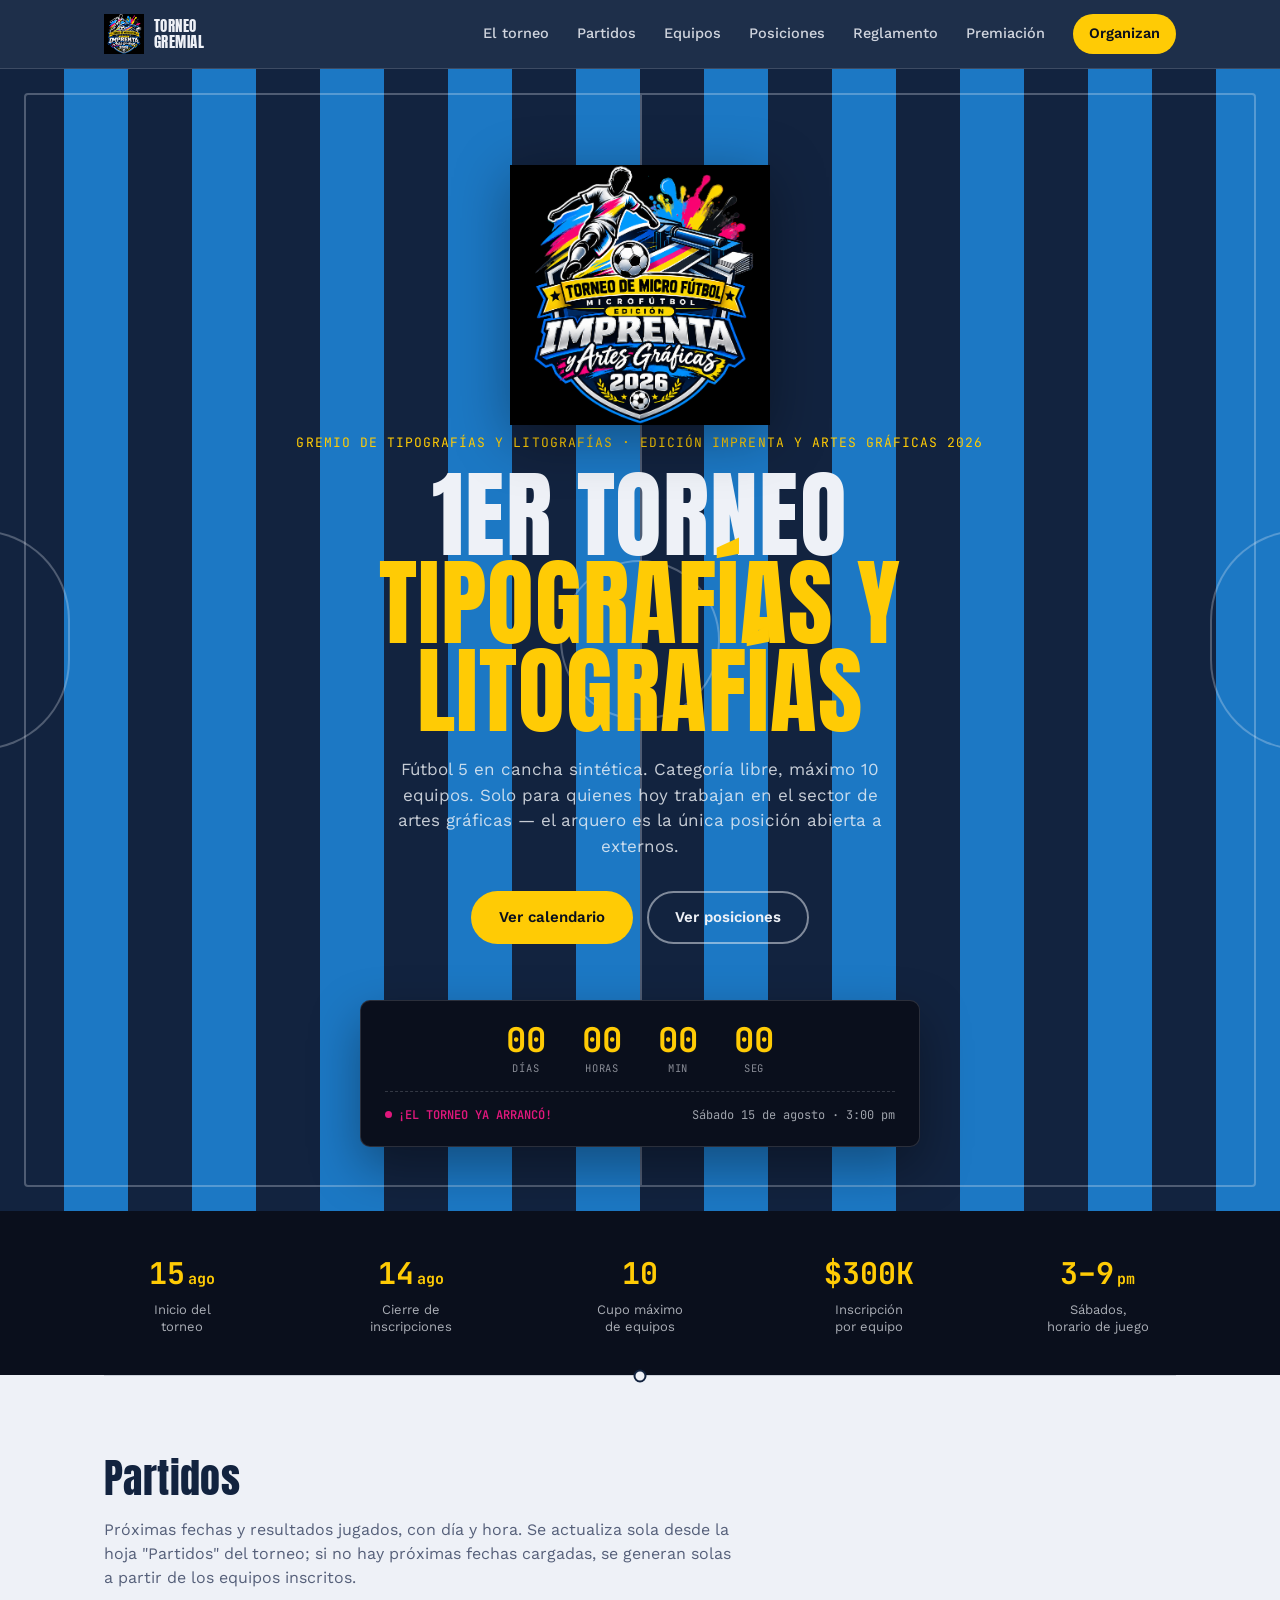
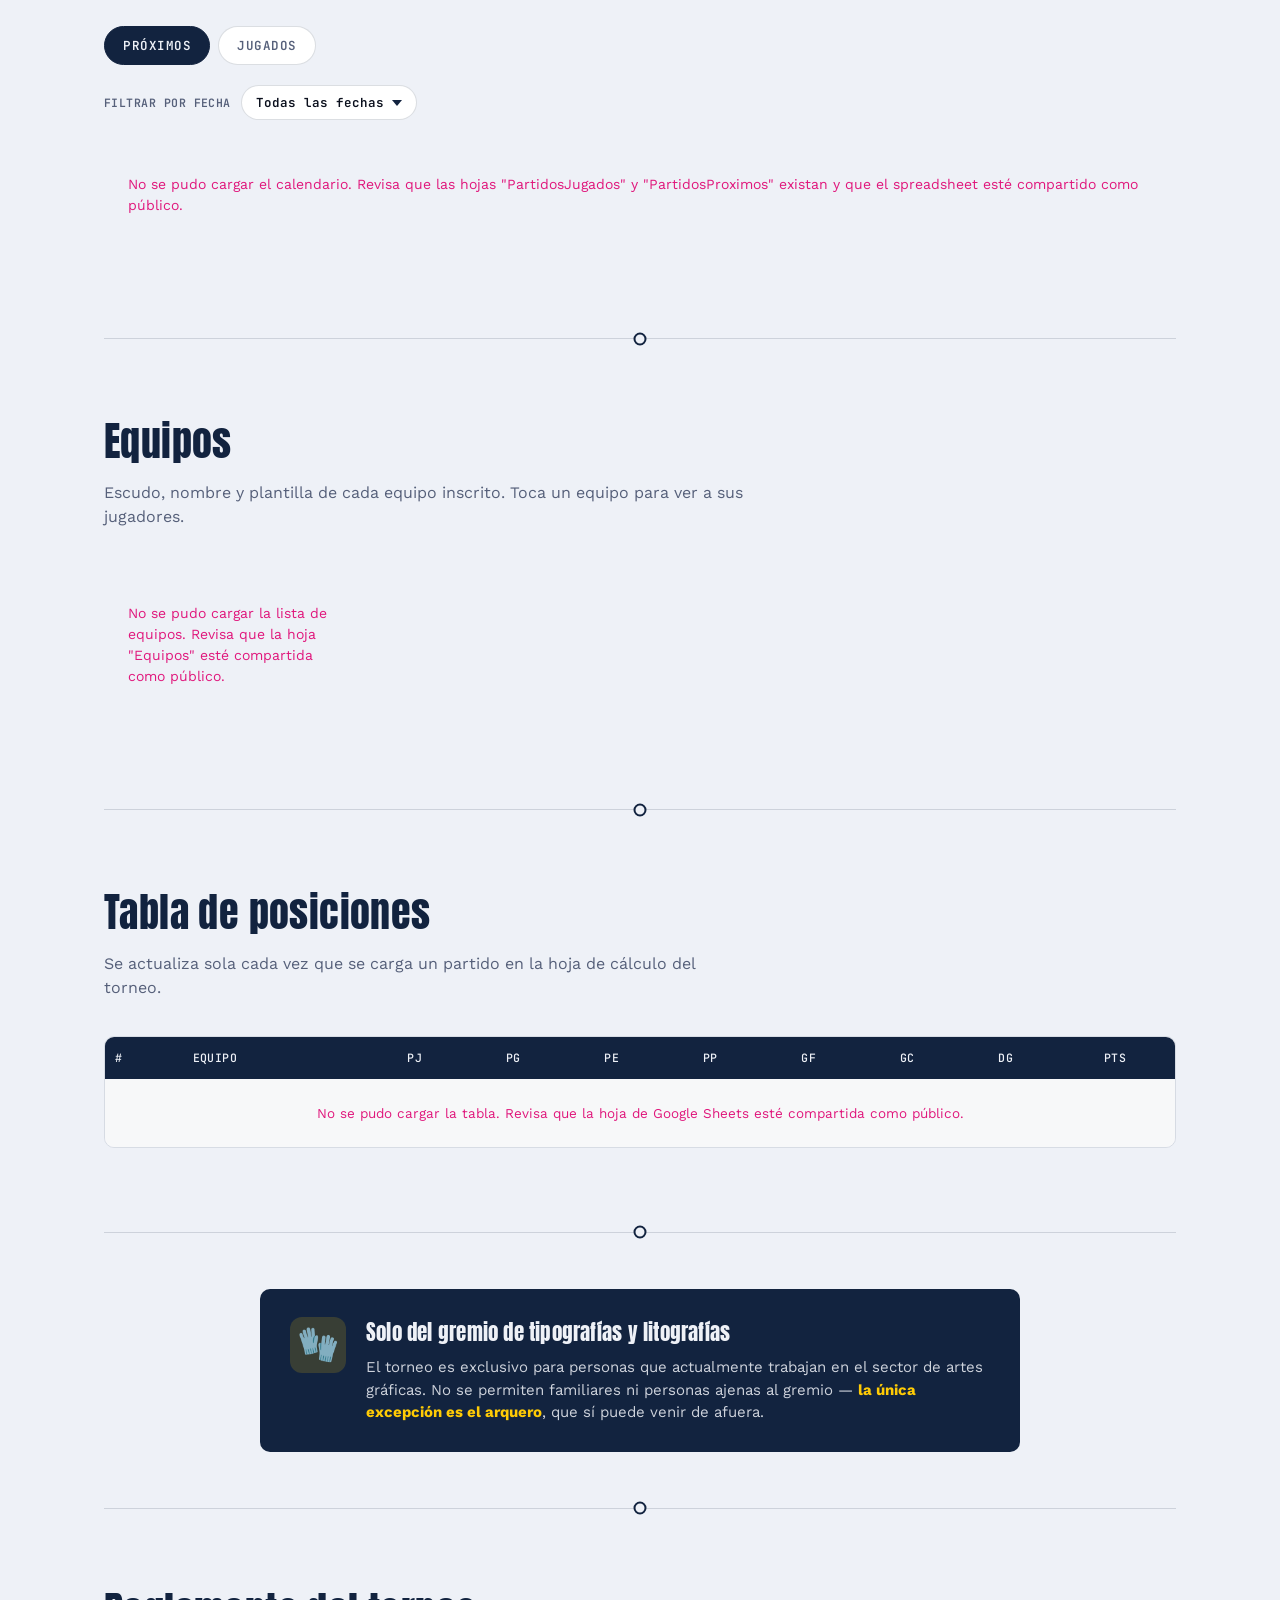
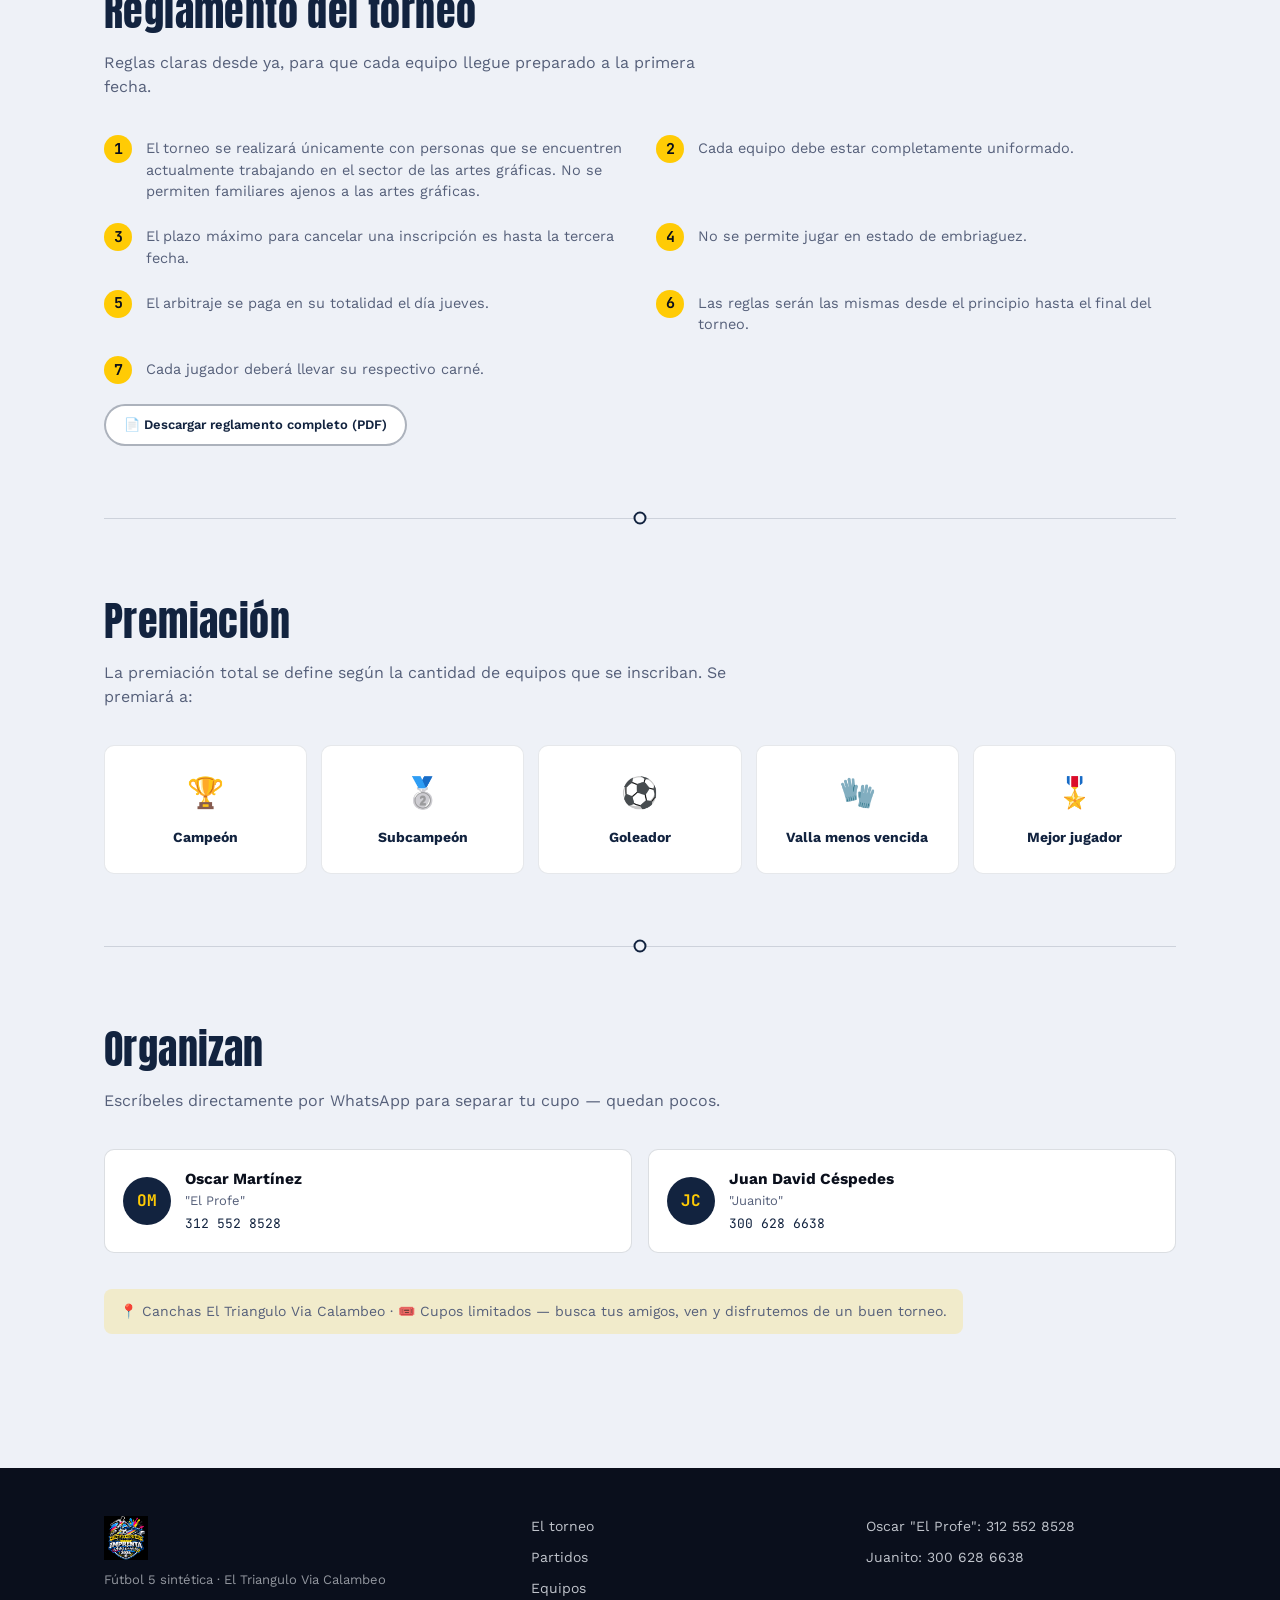
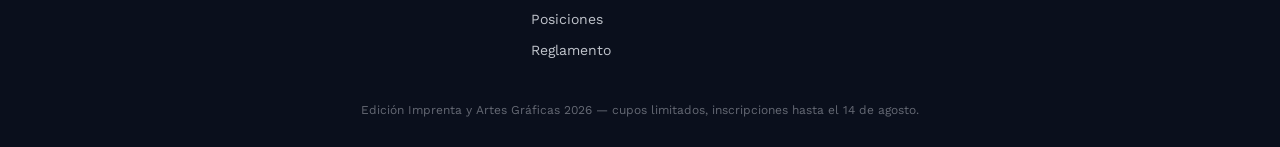
<file: index.html>
<!doctype html>
<html lang="es">
  <head>
    <meta charset="UTF-8" />
    <meta name="viewport" content="width=device-width, initial-scale=1.0" />
    <title>1er Torneo de Tipografías y Litografías · Fútbol 5</title>
    <link rel="icon" type="image/png" href="multimedia/logo.png" />
    <link rel="preconnect" href="https://fonts.googleapis.com" />
    <link rel="preconnect" href="https://fonts.gstatic.com" crossorigin />
    <link
      href="https://fonts.googleapis.com/css2?family=Anton&family=JetBrains+Mono:wght@400;500;700&family=Work+Sans:wght@400;500;600;700&display=swap"
      rel="stylesheet"
    />
    <link rel="stylesheet" href="styles.css" />
  </head>
  <body>
    <!-- ===== HEADER ===== -->
    <header class="site-header" id="top">
      <div class="header-inner">
        <a href="#top" class="brand">
          <img
            src="multimedia/logo.png"
            alt="Torneo de Microfútbol · Edición Imprenta y Artes Gráficas 2026"
            class="brand-logo"
          />
          <span class="brand-text">TORNEO<br />GREMIAL</span>
        </a>

        <nav class="main-nav" id="main-nav">
          <a href="#torneo">El torneo</a>
          <a href="#partidos">Partidos</a>
          <a href="#equipos">Equipos</a>
          <a href="#posiciones">Posiciones</a>
          <a href="#reglamento">Reglamento</a>
          <a href="#premiacion">Premiación</a>
          <a href="#organizan" class="nav-cta">Organizan</a>
        </nav>

        <button
          class="nav-toggle"
          id="nav-toggle"
          aria-label="Abrir menú"
          aria-expanded="false"
          aria-controls="main-nav"
        >
          <span></span><span></span><span></span>
        </button>
      </div>
    </header>

    <!-- ===== HERO ===== -->
    <section class="hero" id="torneo">
      <div class="pitch" aria-hidden="true">
        <div class="pitch-halfline"></div>
        <div class="pitch-circle"></div>
        <div class="pitch-spot"></div>
        <div class="pitch-arc pitch-arc--left"></div>
        <div class="pitch-arc pitch-arc--right"></div>
      </div>

      <div class="hero-content">
        <img
          src="multimedia/logo.png"
          alt="Torneo de Microfútbol · Edición Imprenta y Artes Gráficas 2026"
          class="hero-logo"
        />
        <p class="eyebrow">
          Gremio de Tipografías y Litografías · Edición Imprenta y Artes
          Gráficas 2026
        </p>
        <h1 class="hero-title">
          1ER TORNEO<br /><span>TIPOGRAFÍAS Y LITOGRAFÍAS</span>
        </h1>
        <p class="hero-sub">
          Fútbol 5 en cancha sintética. Categoría libre, máximo 10 equipos. Solo
          para quienes hoy trabajan en el sector de artes gráficas — el arquero
          es la única posición abierta a externos.
        </p>

        <div class="hero-actions">
          <a href="#partidos" class="btn btn--primary">Ver calendario</a>
          <a href="#posiciones" class="btn btn--ghost">Ver posiciones</a>
        </div>
      </div>

      <div class="scoreboard" id="scoreboard">
        <div class="countdown" id="countdown" data-target="2026-08-15T15:00:00">
          <div class="countdown-unit">
            <span class="countdown-num" id="cd-days">00</span>
            <span class="countdown-label">Días</span>
          </div>
          <div class="countdown-unit">
            <span class="countdown-num" id="cd-hours">00</span>
            <span class="countdown-label">Horas</span>
          </div>
          <div class="countdown-unit">
            <span class="countdown-num" id="cd-mins">00</span>
            <span class="countdown-label">Min</span>
          </div>
          <div class="countdown-unit">
            <span class="countdown-num" id="cd-secs">00</span>
            <span class="countdown-label">Seg</span>
          </div>
        </div>
        <div class="scoreboard-row scoreboard-row--meta">
          <span class="scoreboard-status" id="countdown-status">
            <span class="live-dot" aria-hidden="true"></span> FALTA PARA EL
            SILBATAZO
          </span>
          <span class="scoreboard-label">Sábado 15 de agosto · 3:00 pm</span>
        </div>
      </div>
    </section>

    <!-- ===== DATOS RÁPIDOS ===== -->
    <section class="facts">
      <div class="facts-grid">
        <div class="fact">
          <span class="fact-num">15<span class="fact-unit">ago</span></span>
          <span class="fact-label">Inicio del<br />torneo</span>
        </div>
        <div class="fact">
          <span class="fact-num">14<span class="fact-unit">ago</span></span>
          <span class="fact-label">Cierre de<br />inscripciones</span>
        </div>
        <div class="fact">
          <span class="fact-num">10</span>
          <span class="fact-label">Cupo máximo<br />de equipos</span>
        </div>
        <div class="fact">
          <span class="fact-num">$300K</span>
          <span class="fact-label">Inscripción<br />por equipo</span>
        </div>
        <div class="fact">
          <span class="fact-num">3–9<span class="fact-unit">pm</span></span>
          <span class="fact-label">Sábados,<br />horario de juego</span>
        </div>
      </div>
    </section>

    <div class="halfline-divider" aria-hidden="true"><span></span></div>

    <!-- ===== PARTIDOS (en vivo desde Google Sheets) ===== -->
    <section class="section" id="partidos">
      <div class="section-head">
        <h2>Partidos</h2>
        <p>
          Próximas fechas y resultados jugados, con día y hora. Se actualiza
          sola desde la hoja "Partidos" del torneo; si no hay próximas fechas
          cargadas, se generan solas a partir de los equipos inscritos.
        </p>
      </div>

      <div class="matches-tabs" role="tablist">
        <button
          class="matches-tab is-active"
          type="button"
          data-tab="proximos"
          role="tab"
          aria-selected="true"
        >
          Próximos
        </button>
        <button
          class="matches-tab"
          type="button"
          data-tab="jugados"
          role="tab"
          aria-selected="false"
        >
          Jugados
        </button>
      </div>

      <div class="matches-filter" id="matches-filter-proximos">
        <label for="filtro-fecha-proximos" class="matches-filter-label">Filtrar por fecha</label>
        <select id="filtro-fecha-proximos" class="matches-filter-select">
          <option value="todas">Todas las fechas</option>
        </select>
      </div>

      <div class="matches-filter is-hidden" id="matches-filter-jugados">
        <label for="filtro-fecha-jugados" class="matches-filter-label">Filtrar por fecha</label>
        <select id="filtro-fecha-jugados" class="matches-filter-select">
          <option value="todas">Todas las fechas</option>
        </select>
      </div>

      <div class="match-panel is-active" id="match-list-proximos" role="tabpanel">
        <p class="standings-loading">Cargando partidos…</p>
      </div>
      <div class="match-panel" id="match-list-jugados" role="tabpanel">
        <p class="standings-loading">Cargando partidos…</p>
      </div>

      <p class="standings-meta" id="matches-meta"></p>
    </section>

    <div class="halfline-divider" aria-hidden="true"><span></span></div>

    <!-- ===== EQUIPOS (en vivo desde Google Sheets) ===== -->
    <section class="section" id="equipos">
      <div class="section-head">
        <h2>Equipos</h2>
        <p>
          Escudo, nombre y plantilla de cada equipo inscrito. Toca un equipo
          para ver a sus jugadores.
        </p>
      </div>

      <div class="teams-grid" id="teams-grid">
        <p class="standings-loading">Cargando equipos…</p>
      </div>

      <p class="standings-meta" id="teams-meta"></p>
    </section>

    <div class="halfline-divider" aria-hidden="true"><span></span></div>

    <!-- ===== POSICIONES (en vivo desde Google Sheets) ===== -->
    <section class="section" id="posiciones">
      <div class="section-head">
        <h2>Tabla de posiciones</h2>
        <p>
          Se actualiza sola cada vez que se carga un partido en la hoja de
          cálculo del torneo.
        </p>
      </div>

      <div class="table-wrap">
        <table class="standings" id="standings-table">
          <thead>
            <tr>
              <th class="al">#</th>
              <th class="al">Equipo</th>
              <th>PJ</th>
              <th>PG</th>
              <th>PE</th>
              <th>PP</th>
              <th>GF</th>
              <th>GC</th>
              <th>DG</th>
              <th>PTS</th>
            </tr>
          </thead>
          <tbody id="standings-body">
            <tr>
              <td colspan="10" class="standings-loading">
                Cargando posiciones…
              </td>
            </tr>
          </tbody>
        </table>
      </div>

      <p class="standings-meta" id="standings-meta"></p>
    </section>

    <div class="halfline-divider" aria-hidden="true"><span></span></div>

    <!-- ===== SOLO DEL GREMIO ===== -->
    <section class="section section--gremio">
      <div class="gremio-card">
        <div class="gremio-icon" aria-hidden="true">🧤</div>
        <div class="gremio-text">
          <h2>Solo del gremio de tipografías y litografías</h2>
          <p>
            El torneo es exclusivo para personas que actualmente trabajan en el
            sector de artes gráficas. No se permiten familiares ni personas
            ajenas al gremio —
            <strong>la única excepción es el arquero</strong>, que sí puede
            venir de afuera.
          </p>
        </div>
      </div>
    </section>

    <div class="halfline-divider" aria-hidden="true"><span></span></div>

    <!-- ===== REGLAMENTO ===== -->
    <section class="section" id="reglamento">
      <div class="section-head">
        <h2>Reglamento del torneo</h2>
        <p>
          Reglas claras desde ya, para que cada equipo llegue preparado a la
          primera fecha.
        </p>
      </div>

      <ol class="rules-list">
        <li>
          <span class="rules-num">1</span>
          <p>
            El torneo se realizará únicamente con personas que se encuentren
            actualmente trabajando en el sector de las artes gráficas. No se
            permiten familiares ajenos a las artes gráficas.
          </p>
        </li>
        <li>
          <span class="rules-num">2</span>
          <p>Cada equipo debe estar completamente uniformado.</p>
        </li>
        <li>
          <span class="rules-num">3</span>
          <p>
            El plazo máximo para cancelar una inscripción es hasta la tercera
            fecha.
          </p>
        </li>
        <li>
          <span class="rules-num">4</span>
          <p>No se permite jugar en estado de embriaguez.</p>
        </li>
        <li>
          <span class="rules-num">5</span>
          <p>
            El arbitraje se paga en su totalidad el día jueves.
          </p>
        </li>
        <li>
          <span class="rules-num">6</span>
          <p>
            Las reglas serán las mismas desde el principio hasta el final del
            torneo.
          </p>
        </li>
        <li>
          <span class="rules-num">7</span>
          <p>Cada jugador deberá llevar su respectivo carné.</p>
        </li>
      </ol>

      <a
        href="documentos/Reglamento_Microfutbol_Masculino_2026.pdf"
        target="_blank"
        rel="noopener"
        class="btn btn--outline-dark btn--small"
        style="margin-top: 20px"
      >
        📄 Descargar reglamento completo (PDF)
      </a>
    </section>

    <div class="halfline-divider" aria-hidden="true"><span></span></div>

    <!-- ===== PREMIACIÓN ===== -->
    <section class="section" id="premiacion">
      <div class="section-head">
        <h2>Premiación</h2>
        <p>
          La premiación total se define según la cantidad de equipos que se
          inscriban. Se premiará a:
        </p>
      </div>

      <div class="awards-grid">
        <div class="award-card">
          <span class="award-icon" aria-hidden="true">🏆</span>
          <span class="award-name">Campeón</span>
        </div>
        <div class="award-card">
          <span class="award-icon" aria-hidden="true">🥈</span>
          <span class="award-name">Subcampeón</span>
        </div>
        <div class="award-card">
          <span class="award-icon" aria-hidden="true">⚽</span>
          <span class="award-name">Goleador</span>
        </div>
        <div class="award-card">
          <span class="award-icon" aria-hidden="true">🧤</span>
          <span class="award-name">Valla menos vencida</span>
        </div>
        <div class="award-card">
          <span class="award-icon" aria-hidden="true">🎖️</span>
          <span class="award-name">Mejor jugador</span>
        </div>
      </div>
    </section>

    <div class="halfline-divider" aria-hidden="true"><span></span></div>

    <!-- ===== ORGANIZAN ===== -->
    <section class="section" id="organizan">
      <div class="section-head">
        <h2>Organizan</h2>
        <p>
          Escríbeles directamente por WhatsApp para separar tu cupo — quedan
          pocos.
        </p>
      </div>

      <div class="organizers-grid">
        <a
          class="organizer-card"
          href="https://wa.me/573125528528"
          target="_blank"
          rel="noopener"
        >
          <span class="organizer-avatar" aria-hidden="true">OM</span>
          <span class="organizer-info">
            <strong>Oscar Martínez</strong>
            <em>"El Profe"</em>
            <span class="organizer-phone">312 552 8528</span>
          </span>
        </a>
        <a
          class="organizer-card"
          href="https://wa.me/573006286638"
          target="_blank"
          rel="noopener"
        >
          <span class="organizer-avatar" aria-hidden="true">JC</span>
          <span class="organizer-info">
            <strong>Juan David Céspedes</strong>
            <em>"Juanito"</em>
            <span class="organizer-phone">300 628 6638</span>
          </span>
        </a>
      </div>

      <p class="cupos-nota">
        📍 Canchas El Triangulo Via Calambeo · 🎟️ Cupos limitados — busca tus
        amigos, ven y disfrutemos de un buen torneo.
      </p>
    </section>

    <!-- ===== FOOTER ===== -->
    <footer class="site-footer">
      <div class="footer-inner">
        <div class="footer-brand">
          <img
            src="multimedia/logo.png"
            alt="Torneo de Microfútbol · Edición Imprenta y Artes Gráficas 2026"
            class="footer-logo"
          />
          <p>Fútbol 5 sintética · El Triangulo Via Calambeo</p>
        </div>
        <div class="footer-links">
          <a href="#torneo">El torneo</a>
          <a href="#partidos">Partidos</a>
          <a href="#equipos">Equipos</a>
          <a href="#posiciones">Posiciones</a>
          <a href="#reglamento">Reglamento</a>
        </div>
        <div class="footer-contact">
          <a href="https://wa.me/573125528528" target="_blank" rel="noopener"
            >Oscar "El Profe": 312 552 8528</a
          >
          <a href="https://wa.me/573006286638" target="_blank" rel="noopener"
            >Juanito: 300 628 6638</a
          >
        </div>
      </div>
      <p class="footer-fine">
        Edición Imprenta y Artes Gráficas 2026 — cupos limitados, inscripciones
        hasta el 14 de agosto.
      </p>
    </footer>

    <script src="script.js"></script>
  </body>
</html>
</file>
<file: styles.css>
/* =========================================================
   TORNEO DE MICROFÚTBOL — Edición Imprenta y Artes Gráficas
   Tokens: paleta CMYK del logo (navy, azul cian, magenta, amarillo)
   ========================================================= */

:root {
  --cancha-dark: #12233f; /* navy imprenta */
  --cancha-mid: #1c78c4; /* azul cian */
  --floodlight: #ffcb05; /* amarillo CMYK */
  --chalk: #eef1f7;
  --card-red: #e0177c; /* magenta CMYK */
  --ink: #0a0f1c;
  --ink-soft: #56607a;
  --line: rgba(238, 241, 247, 0.14);

  --font-display: "Anton", sans-serif;
  --font-body: "Work Sans", system-ui, sans-serif;
  --font-mono: "JetBrains Mono", monospace;

  --radius: 10px;
  --container: 1120px;
}

/* ---------- Reset ---------- */
* {
  box-sizing: border-box;
}
html {
  scroll-behavior: smooth;
}
body {
  margin: 0;
  background: var(--chalk);
  color: var(--ink);
  font-family: var(--font-body);
  line-height: 1.5;
  -webkit-font-smoothing: antialiased;
}
img {
  max-width: 100%;
  display: block;
}
a {
  color: inherit;
  text-decoration: none;
}
button {
  font-family: inherit;
  cursor: pointer;
}
h1,
h2,
h3 {
  margin: 0;
  font-family: var(--font-display);
  font-weight: 400;
  letter-spacing: 0.01em;
}

@media (prefers-reduced-motion: reduce) {
  *,
  *::before,
  *::after {
    animation-duration: 0.001ms !important;
    transition-duration: 0.001ms !important;
  }
  html {
    scroll-behavior: auto;
  }
}

:focus-visible {
  outline: 3px solid var(--floodlight);
  outline-offset: 2px;
}

/* ---------- Layout helpers ---------- */
.section {
  max-width: var(--container);
  margin: 0 auto;
  padding: 72px 24px;
}
.section-head {
  max-width: 640px;
  margin-bottom: 36px;
}
.section-head h2 {
  font-size: clamp(28px, 4vw, 40px);
  color: var(--cancha-dark);
}
.section-head p {
  margin: 10px 0 0;
  color: var(--ink-soft);
  font-size: 16px;
}

.al {
  text-align: left !important;
}

/* ---------- Header ---------- */
.site-header {
  position: sticky;
  top: 0;
  z-index: 50;
  background: rgba(18, 35, 63, 0.94);
  backdrop-filter: blur(6px);
  border-bottom: 1px solid var(--line);
}
.header-inner {
  max-width: var(--container);
  margin: 0 auto;
  padding: 14px 24px;
  display: flex;
  align-items: center;
  justify-content: space-between;
  gap: 16px;
}
.brand {
  display: flex;
  align-items: center;
  gap: 10px;
  color: var(--chalk);
}
.brand-logo {
  height: 40px;
  width: auto;
  display: block;
}
.brand-text {
  font-family: var(--font-display);
  font-size: 15px;
  line-height: 1.05;
  letter-spacing: 0.03em;
}
.main-nav {
  display: flex;
  align-items: center;
  gap: 28px;
  font-size: 14.5px;
  font-weight: 500;
}
.main-nav a {
  color: var(--chalk);
  opacity: 0.85;
  transition: opacity 0.15s ease;
}
.main-nav a:hover {
  opacity: 1;
}
.main-nav .nav-cta {
  background: var(--floodlight);
  color: var(--ink);
  padding: 9px 16px;
  border-radius: 999px;
  opacity: 1;
  font-weight: 600;
}
.main-nav .nav-cta:hover {
  filter: brightness(1.06);
}

.nav-toggle {
  display: none;
  flex-direction: column;
  justify-content: center;
  gap: 5px;
  width: 34px;
  height: 34px;
  background: none;
  border: none;
}
.nav-toggle span {
  display: block;
  height: 2px;
  background: var(--chalk);
  border-radius: 2px;
}

@media (max-width: 860px) {
  .main-nav {
    position: absolute;
    top: 100%;
    left: 0;
    right: 0;
    flex-direction: column;
    align-items: flex-start;
    gap: 4px;
    background: var(--cancha-dark);
    padding: 8px 24px 20px;
    border-bottom: 1px solid var(--line);
    display: none;
  }
  .main-nav.is-open {
    display: flex;
  }
  .main-nav a {
    width: 100%;
    padding: 10px 0;
  }
  .main-nav .nav-cta {
    margin-top: 8px;
    text-align: center;
  }
  .nav-toggle {
    display: flex;
  }
}

/* ---------- Hero: cancha vista aérea ---------- */
.hero {
  position: relative;
  overflow: hidden;
  background: repeating-linear-gradient(
    90deg,
    var(--cancha-dark) 0px,
    var(--cancha-dark) 64px,
    var(--cancha-mid) 64px,
    var(--cancha-mid) 128px
  );
  padding: 96px 24px 64px;
  color: var(--chalk);
}
.pitch {
  position: absolute;
  inset: 24px;
  border: 2px solid rgba(238, 241, 247, 0.28);
  border-radius: 4px;
  pointer-events: none;
}
.pitch-halfline {
  position: absolute;
  top: 0;
  bottom: 0;
  left: 50%;
  width: 2px;
  background: rgba(238, 241, 247, 0.28);
}
.pitch-circle {
  position: absolute;
  top: 50%;
  left: 50%;
  width: 160px;
  height: 160px;
  border: 2px solid rgba(238, 241, 247, 0.28);
  border-radius: 50%;
  transform: translate(-50%, -50%);
}
.pitch-spot {
  position: absolute;
  top: 50%;
  left: 50%;
  width: 6px;
  height: 6px;
  background: rgba(238, 241, 247, 0.4);
  border-radius: 50%;
  transform: translate(-50%, -50%);
}
.pitch-arc {
  position: absolute;
  top: 50%;
  width: 90px;
  height: 220px;
  border: 2px solid rgba(238, 241, 247, 0.28);
  transform: translateY(-50%);
}
.pitch-arc--left {
  left: -46px;
  border-radius: 0 110px 110px 0;
  border-left: none;
}
.pitch-arc--right {
  right: -46px;
  border-radius: 110px 0 0 110px;
  border-right: none;
}

.hero-content {
  position: relative;
  max-width: 720px;
  margin: 0 auto;
  text-align: center;
}
.hero-logo {
  width: min(260px, 62vw);
  height: auto;
  margin: 0 auto 8px;
  filter: drop-shadow(0 12px 28px rgba(0, 0, 0, 0.35));
}
.eyebrow {
  font-family: var(--font-mono);
  font-size: 13px;
  letter-spacing: 0.08em;
  text-transform: uppercase;
  color: var(--floodlight);
  margin: 0 0 18px;
}
.hero-title {
  font-size: clamp(48px, 10vw, 96px);
  line-height: 0.92;
  margin: 0;
}
.hero-title span {
  color: var(--floodlight);
}
.hero-sub {
  margin: 22px auto 0;
  max-width: 520px;
  font-size: 17px;
  color: rgba(238, 241, 247, 0.82);
}
.hero-actions {
  margin-top: 32px;
  display: flex;
  justify-content: center;
  gap: 14px;
  flex-wrap: wrap;
}

.btn {
  display: inline-flex;
  align-items: center;
  justify-content: center;
  padding: 13px 26px;
  border-radius: 999px;
  font-weight: 600;
  font-size: 15px;
  border: 2px solid transparent;
  transition:
    transform 0.15s ease,
    filter 0.15s ease,
    background 0.15s ease;
}
.btn:hover {
  transform: translateY(-1px);
}
.btn--primary {
  background: var(--floodlight);
  color: var(--ink);
}
.btn--primary:hover {
  filter: brightness(1.06);
}
.btn--ghost {
  border-color: rgba(238, 241, 247, 0.5);
  color: var(--chalk);
}
.btn--ghost:hover {
  background: rgba(238, 241, 247, 0.08);
}
.btn--full {
  width: 100%;
}
.btn--small {
  padding: 9px 18px;
  font-size: 13px;
}
.btn--outline-dark {
  border-color: rgba(18, 35, 63, 0.35);
  color: var(--cancha-dark);
  background: #fff;
}
.btn--outline-dark:hover {
  background: rgba(18, 35, 63, 0.06);
}
.btn--outline-dark:disabled {
  opacity: 0.55;
  cursor: default;
  transform: none;
}

.matches-actions {
  margin-top: 16px;
  display: flex;
  align-items: center;
  gap: 12px;
  flex-wrap: wrap;
}
.matches-actions-status {
  margin: 0;
  font-size: 12.5px;
  color: var(--ink-soft);
  font-family: var(--font-mono);
}

/* ---------- Scoreboard (elemento firma) ---------- */
.scoreboard {
  position: relative;
  max-width: 560px;
  margin: 56px auto 0;
  background: var(--ink);
  border: 1px solid rgba(238, 241, 247, 0.14);
  border-radius: var(--radius);
  padding: 22px 24px;
  box-shadow: 0 20px 50px rgba(0, 0, 0, 0.35);
}
.countdown {
  display: flex;
  justify-content: center;
  gap: 22px;
}
.countdown-unit {
  display: flex;
  flex-direction: column;
  align-items: center;
  gap: 4px;
  min-width: 54px;
}
.countdown-num {
  font-family: var(--font-mono);
  font-weight: 700;
  font-size: 34px;
  color: var(--floodlight);
  line-height: 1;
  font-variant-numeric: tabular-nums;
}
.countdown-label {
  font-family: var(--font-mono);
  font-size: 10.5px;
  letter-spacing: 0.08em;
  text-transform: uppercase;
  color: rgba(238, 241, 247, 0.55);
}
.scoreboard-row--meta {
  display: flex;
  align-items: center;
  margin-top: 14px;
  padding-top: 14px;
  border-top: 1px dashed rgba(238, 241, 247, 0.18);
  font-family: var(--font-mono);
  font-size: 12px;
  color: rgba(238, 241, 247, 0.65);
  justify-content: space-between;
  flex-wrap: wrap;
  gap: 8px;
}
.scoreboard-status {
  display: flex;
  align-items: center;
  gap: 6px;
  color: var(--card-red);
  font-weight: 600;
}
.live-dot {
  width: 7px;
  height: 7px;
  border-radius: 50%;
  background: var(--card-red);
  animation: pulse 1.4s ease-in-out infinite;
}
@keyframes pulse {
  0%,
  100% {
    opacity: 1;
    transform: scale(1);
  }
  50% {
    opacity: 0.4;
    transform: scale(0.8);
  }
}
.scoreboard-clock {
  color: var(--floodlight);
  font-size: 14px;
}

/* ---------- Datos rápidos ---------- */
.facts {
  background: var(--ink);
  color: var(--chalk);
  padding: 40px 24px;
}
.facts-grid {
  max-width: var(--container);
  margin: 0 auto;
  display: grid;
  grid-template-columns: repeat(5, 1fr);
  gap: 24px;
  text-align: center;
}
.fact-num {
  display: block;
  font-family: var(--font-mono);
  font-weight: 700;
  font-size: 30px;
  color: var(--floodlight);
}
.fact-unit {
  font-size: 15px;
  margin-left: 3px;
}
.fact-label {
  display: block;
  margin-top: 6px;
  font-size: 13px;
  color: rgba(238, 241, 247, 0.7);
  line-height: 1.3;
}
@media (max-width: 720px) {
  .facts-grid {
    grid-template-columns: repeat(2, 1fr);
  }
}

/* ---------- Divisor "media cancha" ---------- */
.halfline-divider {
  max-width: var(--container);
  margin: 0 auto;
  padding: 0 24px;
  display: flex;
  align-items: center;
}
.halfline-divider span {
  flex: 1;
  height: 1px;
  background: rgba(18, 35, 63, 0.15);
  position: relative;
}
.halfline-divider span::before {
  content: "";
  position: absolute;
  left: 50%;
  top: 50%;
  width: 9px;
  height: 9px;
  border: 2px solid var(--cancha-dark);
  border-radius: 50%;
  transform: translate(-50%, -50%);
  background: var(--chalk);
}

/* ---------- Partidos: pestañas Próximos / Jugados ---------- */
.matches-tabs {
  display: flex;
  gap: 8px;
  margin-bottom: 20px;
}
.matches-tab {
  font-family: var(--font-mono);
  font-size: 12.5px;
  font-weight: 600;
  letter-spacing: 0.04em;
  text-transform: uppercase;
  padding: 10px 18px;
  border-radius: 999px;
  border: 1.5px solid rgba(18, 35, 63, 0.15);
  background: #fff;
  color: var(--ink-soft);
  transition:
    background 0.15s ease,
    color 0.15s ease,
    border-color 0.15s ease;
}
.matches-tab.is-active {
  background: var(--cancha-dark);
  border-color: var(--cancha-dark);
  color: var(--chalk);
}
.match-panel {
  display: none;
  flex-direction: column;
  gap: 10px;
}
.match-panel.is-active {
  display: flex;
}

/* ---------- Partidos: filtro por jornada (solo Próximos) ---------- */
.matches-filter {
  display: flex;
  align-items: center;
  gap: 10px;
  margin-bottom: 16px;
}
.matches-filter.is-hidden {
  display: none;
}
.matches-filter-label {
  font-family: var(--font-mono);
  font-size: 11.5px;
  font-weight: 600;
  letter-spacing: 0.04em;
  text-transform: uppercase;
  color: var(--ink-soft);
}
.matches-filter-select {
  font-family: var(--font-mono);
  font-size: 12.5px;
  font-weight: 600;
  color: var(--ink);
  background: #fff;
  border: 1.5px solid rgba(18, 35, 63, 0.15);
  border-radius: 999px;
  padding: 8px 32px 8px 14px;
  cursor: pointer;
  appearance: none;
  background-image: url("data:image/svg+xml;utf8,<svg xmlns='http://www.w3.org/2000/svg' width='10' height='6'><path d='M0 0l5 6 5-6z' fill='%2312233f'/></svg>");
  background-repeat: no-repeat;
  background-position: right 14px center;
  transition: border-color 0.15s ease;
}
.matches-filter-select:hover,
.matches-filter-select:focus {
  border-color: var(--cancha-dark);
  outline: none;
}
.match-tentativa {
  font-family: var(--font-mono);
  font-size: 10px;
  letter-spacing: 0.03em;
  text-transform: uppercase;
  color: var(--card-red);
  opacity: 0.8;
}

/* ---------- Partidos (fixture) ---------- */
.match-list {
  display: flex;
  flex-direction: column;
  gap: 10px;
}
.match-row {
  display: grid;
  grid-template-columns: 130px 1fr 110px;
  align-items: center;
  gap: 16px;
  background: #fff;
  border: 1px solid rgba(18, 35, 63, 0.1);
  border-radius: var(--radius);
  padding: 14px 18px;
}
.match-row--proximo {
  border-style: dashed;
  border-color: rgba(18, 35, 63, 0.25);
}
.match-when {
  display: flex;
  flex-direction: column;
  gap: 2px;
  font-family: var(--font-mono);
}
.match-date {
  font-size: 12.5px;
  font-weight: 700;
  color: var(--cancha-dark);
  text-transform: capitalize;
}
.match-hour {
  font-size: 11.5px;
  color: var(--ink-soft);
}
.match-jornada {
  font-size: 10.5px;
  color: var(--ink-soft);
  opacity: 0.7;
}
.match-teams {
  display: flex;
  align-items: center;
  justify-content: center;
  gap: 10px;
  font-size: 14.5px;
  text-align: right;
}
.match-team {
  flex: 1;
}
.match-team--local {
  text-align: right;
}
.match-team--visitante {
  text-align: left;
}
.match-score {
  font-family: var(--font-mono);
  font-weight: 700;
  font-size: 17px;
  color: var(--cancha-dark);
  background: rgba(18, 35, 63, 0.06);
  padding: 4px 12px;
  border-radius: 6px;
  min-width: 54px;
  text-align: center;
}
.match-status {
  font-family: var(--font-mono);
  font-size: 12px;
  font-weight: 700;
  text-align: center;
  padding: 6px 10px;
  border-radius: 999px;
  justify-self: end;
}
.match-status--jugado {
  background: rgba(18, 35, 63, 0.08);
  color: var(--cancha-dark);
}
.match-status--proximo {
  background: rgba(255, 203, 5, 0.22);
  color: #8a5d00;
}
@media (max-width: 700px) {
  .match-row {
    grid-template-columns: 1fr;
    text-align: left;
    gap: 8px;
  }
  .match-teams {
    justify-content: flex-start;
    text-align: left;
  }
  .match-team--local,
  .match-team--visitante {
    text-align: left;
  }
  .match-status {
    justify-self: start;
  }
}

/* ---------- Equipos ---------- */
.teams-grid {
  display: grid;
  grid-template-columns: repeat(auto-fill, minmax(230px, 1fr));
  gap: 16px;
}
.team-card {
  background: #fff;
  border: 1px solid rgba(18, 35, 63, 0.1);
  border-radius: var(--radius);
  overflow: hidden;
}
.team-card-head {
  width: 100%;
  display: flex;
  align-items: center;
  gap: 12px;
  padding: 16px 18px;
  background: none;
  border: none;
}
.team-crest {
  width: 42px;
  height: 42px;
  border-radius: 50%;
  object-fit: contain;
  flex-shrink: 0;
  background: #fff;
  border: 1px solid rgba(18, 35, 63, 0.1);
  box-shadow: 0 1px 3px rgba(18, 35, 63, 0.08);
  padding: 3px;
  box-sizing: border-box;
}
.team-crest--placeholder {
  display: flex;
  align-items: center;
  justify-content: center;
  font-size: 19px;
}
.team-name {
  flex: 1;
  text-align: left;
  font-weight: 700;
  font-size: 15px;
  color: var(--cancha-dark);
}
.team-toggle-icon {
  font-size: 18px;
  font-weight: 700;
  color: var(--ink-soft);
  transition: transform 0.15s ease;
  flex-shrink: 0;
}
.team-card.is-open .team-toggle-icon {
  transform: rotate(45deg);
}
.player-grid {
  list-style: none;
  margin: 0;
  padding: 0 18px 18px;
  display: none;
  grid-template-columns: repeat(auto-fill, minmax(72px, 1fr));
  gap: 14px 10px;
  border-top: 1px solid rgba(18, 35, 63, 0.08);
}
.team-card.is-open .player-grid {
  display: grid;
  padding-top: 16px;
}
.player-card {
  display: flex;
  flex-direction: column;
  align-items: center;
  gap: 6px;
  text-align: center;
}
.player-photo {
  width: 52px;
  height: 52px;
  border-radius: 50%;
  object-fit: cover;
  background: var(--chalk);
}
.player-photo--placeholder {
  display: flex;
  align-items: center;
  justify-content: center;
  font-size: 20px;
}
.player-number {
  font-family: var(--font-mono);
  font-size: 10.5px;
  font-weight: 700;
  color: var(--cancha-dark);
  background: var(--floodlight);
  border-radius: 999px;
  padding: 1px 7px;
  line-height: 1.4;
}
.player-name {
  font-size: 11.5px;
  color: var(--ink-soft);
  line-height: 1.2;
}
.player-card--empty {
  grid-column: 1 / -1;
  font-size: 13px;
  color: var(--ink-soft);
  text-align: left;
}

/* ---------- Tabla de posiciones ---------- */
.table-wrap {
  overflow-x: auto;
  border-radius: var(--radius);
  border: 1px solid rgba(18, 35, 63, 0.1);
}
.standings {
  width: 100%;
  border-collapse: collapse;
  background: #fff;
  min-width: 560px;
}
.standings th,
.standings td {
  padding: 12px 10px;
  text-align: center;
  font-size: 13.5px;
}
.standings thead th {
  background: var(--cancha-dark);
  color: var(--chalk);
  font-family: var(--font-mono);
  font-weight: 500;
  font-size: 11.5px;
  letter-spacing: 0.04em;
  text-transform: uppercase;
}
.standings tbody tr:nth-child(odd) {
  background: rgba(18, 35, 63, 0.03);
}
.standings tbody tr:first-child td.al:nth-child(2)::after {
  content: "";
  display: inline-block;
  width: 6px;
  height: 6px;
  border-radius: 50%;
  background: var(--floodlight);
  margin-left: 8px;
}
.standings td.pts {
  font-family: var(--font-mono);
  font-weight: 700;
  color: var(--cancha-dark);
}
.standings-loading,
.standings-error {
  padding: 24px !important;
  color: var(--ink-soft);
  font-size: 14px;
}
.standings-error {
  color: var(--card-red);
}
.standings-meta {
  margin: 12px 2px 0;
  font-size: 12.5px;
  color: var(--ink-soft);
  font-family: var(--font-mono);
}

/* ---------- Solo del gremio ---------- */
.section--gremio {
  padding-top: 56px;
  padding-bottom: 56px;
}
.gremio-card {
  display: flex;
  align-items: flex-start;
  gap: 20px;
  max-width: 760px;
  margin: 0 auto;
  background: var(--cancha-dark);
  color: var(--chalk);
  border-radius: var(--radius);
  padding: 28px 30px;
}
.gremio-icon {
  font-size: 34px;
  flex-shrink: 0;
  background: rgba(255, 203, 5, 0.16);
  border-radius: 12px;
  width: 56px;
  height: 56px;
  display: flex;
  align-items: center;
  justify-content: center;
}
.gremio-text h2 {
  font-size: 21px;
  margin-bottom: 8px;
}
.gremio-text p {
  margin: 0;
  font-size: 15px;
  color: rgba(238, 241, 247, 0.85);
}
.gremio-text strong {
  color: var(--floodlight);
}

/* ---------- Reglamento ---------- */
.rules-list {
  list-style: none;
  margin: 0;
  padding: 0;
  display: grid;
  grid-template-columns: 1fr 1fr;
  gap: 20px 32px;
}
.rules-list li {
  display: flex;
  gap: 14px;
  align-items: flex-start;
}
.rules-num {
  font-family: var(--font-mono);
  font-weight: 700;
  font-size: 15px;
  color: var(--ink);
  background: var(--floodlight);
  width: 28px;
  height: 28px;
  border-radius: 50%;
  display: flex;
  align-items: center;
  justify-content: center;
  flex-shrink: 0;
}
.rules-list p {
  margin: 0;
  font-size: 14.5px;
  color: var(--ink-soft);
  padding-top: 3px;
}
@media (max-width: 700px) {
  .rules-list {
    grid-template-columns: 1fr;
  }
}

/* ---------- Premiación ---------- */
.awards-grid {
  display: grid;
  grid-template-columns: repeat(auto-fit, minmax(140px, 1fr));
  gap: 14px;
}
.award-card {
  background: #fff;
  border: 1px solid rgba(18, 35, 63, 0.1);
  border-radius: var(--radius);
  padding: 24px 12px;
  text-align: center;
}
.award-icon {
  display: block;
  font-size: 30px;
  margin-bottom: 10px;
}
.award-name {
  font-weight: 700;
  font-size: 14px;
  color: var(--cancha-dark);
}

/* ---------- Organizadores ---------- */
.organizers-grid {
  display: grid;
  grid-template-columns: 1fr 1fr;
  gap: 16px;
  margin-bottom: 22px;
}
.organizer-card {
  display: flex;
  align-items: center;
  gap: 14px;
  background: #fff;
  border: 1.5px solid rgba(18, 35, 63, 0.15);
  border-radius: var(--radius);
  padding: 18px;
  transition:
    border-color 0.15s ease,
    transform 0.15s ease;
}
.organizer-card:hover {
  border-color: var(--cancha-dark);
  transform: translateY(-1px);
}
.organizer-avatar {
  width: 48px;
  height: 48px;
  border-radius: 50%;
  background: var(--cancha-dark);
  color: var(--floodlight);
  font-family: var(--font-mono);
  font-weight: 700;
  display: flex;
  align-items: center;
  justify-content: center;
  flex-shrink: 0;
}
.organizer-info {
  display: flex;
  flex-direction: column;
}
.organizer-info strong {
  font-size: 15.5px;
  color: var(--ink);
}
.organizer-info em {
  font-style: normal;
  font-size: 13px;
  color: var(--ink-soft);
}
.organizer-info .organizer-phone {
  font-family: var(--font-mono);
  font-size: 13px;
  color: var(--cancha-dark);
  margin-top: 4px;
}
.cupos-nota {
  font-size: 14px;
  color: var(--ink-soft);
  background: rgba(255, 203, 5, 0.18);
  border-radius: 8px;
  padding: 12px 16px;
  display: inline-block;
}
@media (max-width: 600px) {
  .organizers-grid {
    grid-template-columns: 1fr;
  }
}
/* ---------- Patrocinadores ---------- */
.sponsors {
  padding: 32px 24px 8px;
  text-align: center;
}
.sponsors-label {
  font-family: var(--font-mono);
  font-size: 12px;
  text-transform: uppercase;
  letter-spacing: 0.08em;
  color: var(--ink-soft);
  margin-bottom: 16px;
}
.sponsors-row {
  display: flex;
  flex-wrap: wrap;
  justify-content: center;
  gap: 28px;
  color: var(--ink-soft);
  font-weight: 600;
  font-size: 14px;
  opacity: 0.75;
}

/* ---------- Footer ---------- */
.site-footer {
  background: var(--ink);
  color: var(--chalk);
  margin-top: 48px;
}
.footer-inner {
  max-width: var(--container);
  margin: 0 auto;
  padding: 48px 24px 24px;
  display: grid;
  grid-template-columns: 1.3fr 1fr 1fr;
  gap: 24px;
}
.footer-brand .footer-logo {
  height: 44px;
  width: auto;
  display: block;
}
.footer-brand p {
  margin: 10px 0 0;
  font-size: 13px;
  color: rgba(238, 241, 247, 0.6);
}
.footer-links,
.footer-contact {
  display: flex;
  flex-direction: column;
  gap: 10px;
  font-size: 14px;
}
.footer-links a,
.footer-contact a {
  color: rgba(238, 241, 247, 0.8);
}
.footer-links a:hover,
.footer-contact a:hover {
  color: var(--floodlight);
}
.footer-fine {
  text-align: center;
  font-size: 12px;
  color: rgba(238, 241, 247, 0.4);
  padding: 16px 24px 28px;
  margin: 0;
}
@media (max-width: 640px) {
  .footer-inner {
    grid-template-columns: 1fr;
  }
}
</file>
